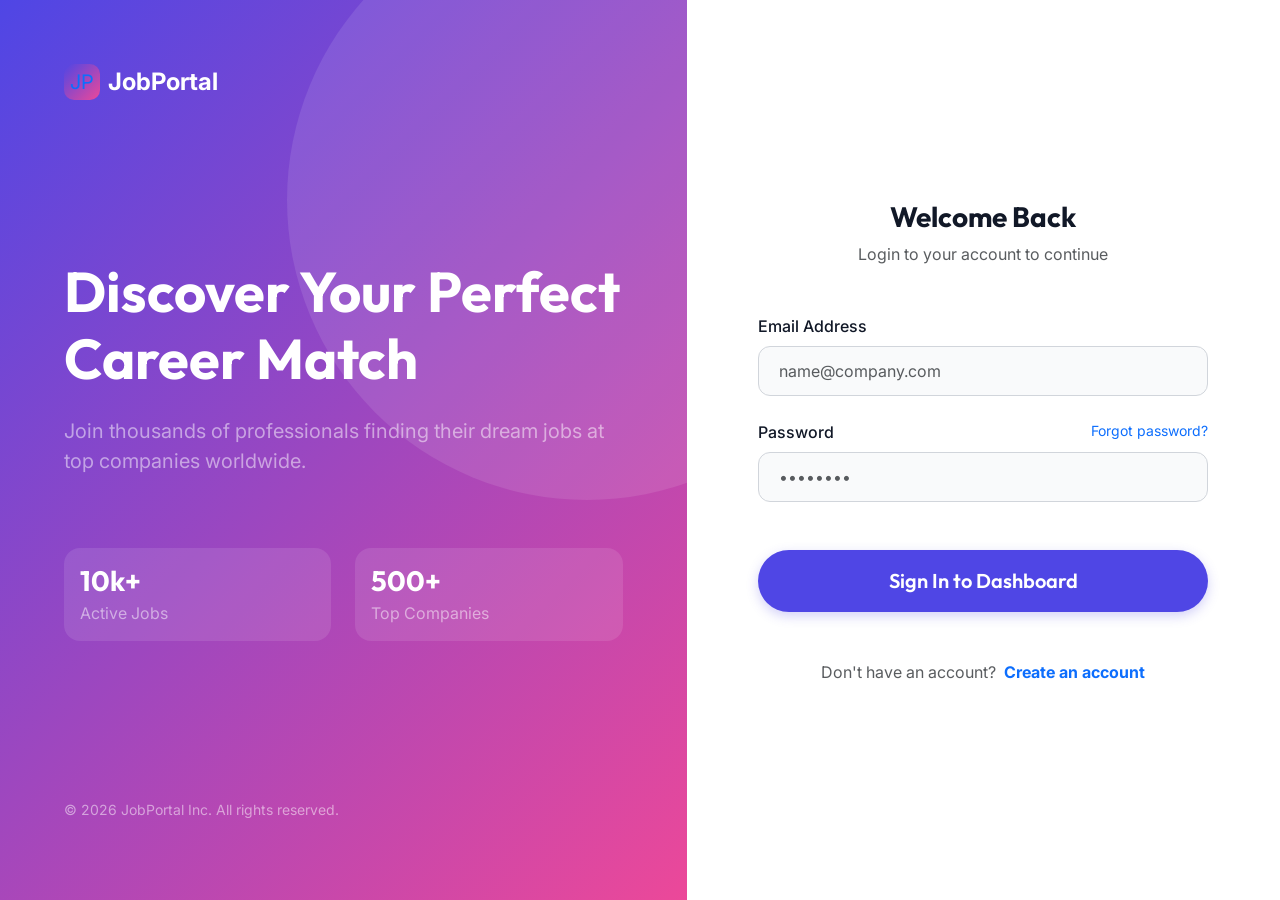
<file: src/main/resources/static/index.html>
<!DOCTYPE html>
<html lang="en">
<head>
    <meta charset="UTF-8">
    <meta name="viewport" content="width=device-width, initial-scale=1.0">
    <title>Discover Your Perfect Career Match - JobPortal</title>
    <!-- Bootstrap CSS -->
    <link href="https://cdn.jsdelivr.net/npm/bootstrap@5.3.0/dist/css/bootstrap.min.css" rel="stylesheet">
    <!-- Custom CSS -->
    <link href="css/styles.css" rel="stylesheet">
</head>
<body class="bg-light">

    <div class="split-screen">
        <!-- Left Side: Marketing -->
        <div class="split-left d-none d-lg-flex">
            <a href="#" class="brand text-white text-decoration-none d-flex align-items-center gap-2 mb-auto">
                <div class="brand-icon bg-white text-primary">JP</div>
                <span class="fs-4 fw-bold">JobPortal</span>
            </a>
            
            <div class="my-auto position-relative z-1">
                <h1 class="display-4 fw-bold text-white mb-4">Discover Your Perfect Career Match</h1>
                <p class="fs-5 text-white-50 mb-5">Join thousands of professionals finding their dream jobs at top companies worldwide.</p>
                
                <div class="row g-4 mt-4">
                    <div class="col-6">
                        <div class="p-3 bg-white bg-opacity-10 rounded-4 glass-panel border-0">
                            <h3 class="fw-bold text-white mb-1">10k+</h3>
                            <p class="text-white-50 mb-0">Active Jobs</p>
                        </div>
                    </div>
                    <div class="col-6">
                        <div class="p-3 bg-white bg-opacity-10 rounded-4 glass-panel border-0">
                            <h3 class="fw-bold text-white mb-1">500+</h3>
                            <p class="text-white-50 mb-0">Top Companies</p>
                        </div>
                    </div>
                </div>
            </div>
            
            <div class="mt-auto position-relative z-1">
                <p class="text-white-50 small">&copy; 2026 JobPortal Inc. All rights reserved.</p>
            </div>
        </div>

        <!-- Right Side: Auth -->
        <div class="split-right">
            <div class="auth-form-container">
                <div class="text-center mb-5 d-lg-none">
                    <div class="brand-icon mx-auto mb-3">JP</div>
                    <h2 class="fw-bold">JobPortal</h2>
                </div>

                <div class="text-center mb-5">
                    <h3 class="fw-bold">Welcome Back</h3>
                    <p class="text-muted">Login to your account to continue</p>
                </div>
                
                <form id="loginForm">
                    <div class="mb-4">
                        <label for="email" class="form-label">Email Address</label>
                        <input type="email" class="form-control form-control-modern" id="email" placeholder="name@company.com" required>
                    </div>
                    <div class="mb-5">
                        <div class="d-flex justify-content-between">
                            <label for="password" class="form-label">Password</label>
                            <a href="#" class="text-primary text-decoration-none small" data-bs-toggle="modal" data-bs-target="#forgotPasswordModal">Forgot password?</a>
                        </div>
                        <input type="password" class="form-control form-control-modern" id="password" placeholder="••••••••" required>
                    </div>
                    <button type="submit" class="btn btn-modern btn-primary-custom w-100 py-3 fs-5">Sign In to Dashboard</button>
                </form>
                
                <div class="text-center mt-5">
                    <p class="text-muted">Don't have an account? 
                        <a href="#" class="text-primary fw-bold text-decoration-none ms-1" data-bs-toggle="modal" data-bs-target="#registerModal">Create an account</a>
                    </p>
                </div>
            </div>
        </div>
    </div>

    <!-- Register Modal -->
    <div class="modal fade" id="registerModal" tabindex="-1" aria-hidden="true">
      <div class="modal-dialog modal-dialog-centered">
        <div class="modal-content border-0 shadow-lg rounded-5">
          <div class="modal-header border-0 p-4 pb-0">
            <h4 class="modal-title fw-bold">Create Account</h4>
            <button type="button" class="btn-close" data-bs-dismiss="modal" aria-label="Close"></button>
          </div>
          <div class="modal-body p-4 pt-3">
            <form id="registerForm">
              <div class="mb-3">
                <label for="regName" class="form-label">Full Name / Company Name</label>
                <input type="text" class="form-control form-control-modern" id="regName" required>
              </div>
              <div class="mb-3">
                <label for="regEmail" class="form-label">Email address</label>
                <input type="email" class="form-control form-control-modern" id="regEmail" required>
              </div>
              <div class="mb-3">
                <label for="regPassword" class="form-label">Password</label>
                <input type="password" class="form-control form-control-modern" id="regPassword" required>
              </div>
              <div class="mb-3">
                <label for="regRole" class="form-label">I am a...</label>
                <select class="form-select form-control-modern" id="regRole">
                  <option value="SEEKER">Job Seeker</option>
                  <option value="COMPANY">Company</option>
                </select>
              </div>
              <!-- Extra fields for Seeker -->
              <div id="seekerFields">
                  <div class="mb-4">
                    <label for="regSkills" class="form-label">Skills (comma separated)</label>
                    <input type="text" class="form-control form-control-modern" id="regSkills" placeholder="e.g., UI/UX, React, Figma">
                  </div>
              </div>
              <button type="submit" class="btn btn-modern btn-primary-custom w-100 py-3 mt-2">Register Now</button>
            </form>
          </div>
        </div>
      </div>
    </div>

    <!-- Forgot Password Modal -->
    <div class="modal fade" id="forgotPasswordModal" tabindex="-1" aria-hidden="true">
      <div class="modal-dialog modal-dialog-centered">
        <div class="modal-content border-0 shadow-lg rounded-5">
          <div class="modal-header border-0 p-4 pb-0">
            <h4 class="modal-title fw-bold">Reset Password</h4>
            <button type="button" class="btn-close" data-bs-dismiss="modal" aria-label="Close"></button>
          </div>
          <div class="modal-body p-4 pt-3">
            <p class="text-muted mb-4">Enter your email address and we'll send you a link to reset your password.</p>
            <form id="forgotPasswordForm">
              <div class="mb-4">
                <label for="resetEmail" class="form-label">Email address</label>
                <input type="email" class="form-control form-control-modern" id="resetEmail" placeholder="name@company.com" required>
              </div>
              <button type="submit" class="btn btn-modern btn-primary-custom w-100 py-3 mt-2">Send Reset Link</button>
            </form>
          </div>
        </div>
      </div>
    </div>

    <!-- Scripts -->
    <script src="https://cdn.jsdelivr.net/npm/bootstrap@5.3.0/dist/js/bootstrap.bundle.min.js"></script>
    <script src="js/app.js"></script>
</body>
</html>
</file>
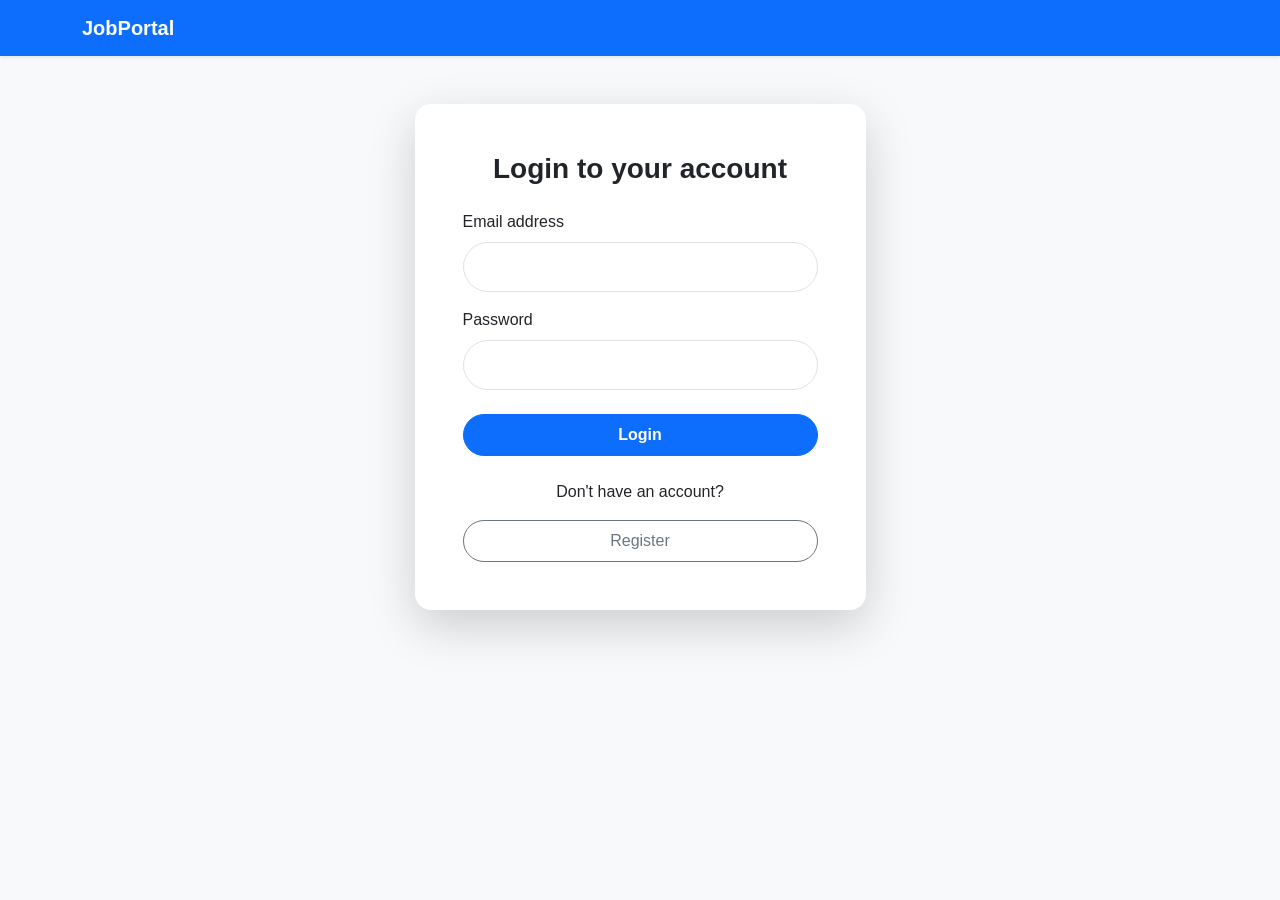
<file: bin/src/main/resources/static/index.html>
<!DOCTYPE html>
<html lang="en">
<head>
    <meta charset="UTF-8">
    <meta name="viewport" content="width=device-width, initial-scale=1.0">
    <title>Online Job Portal</title>
    <!-- Bootstrap CSS -->
    <link href="https://cdn.jsdelivr.net/npm/bootstrap@5.3.0/dist/css/bootstrap.min.css" rel="stylesheet">
    <!-- Custom CSS -->
    <link href="css/styles.css" rel="stylesheet">
</head>
<body class="bg-light">
    
    <!-- Navbar -->
    <nav class="navbar navbar-expand-lg navbar-dark bg-primary shadow-sm">
        <div class="container">
            <a class="navbar-brand fw-bold" href="#">JobPortal</a>
        </div>
    </nav>

    <!-- Main Content -->
    <div class="container mt-5">
        <div class="row justify-content-center">
            <div class="col-md-5">
                <div class="card shadow-lg border-0 rounded-4">
                    <div class="card-body p-5">
                        <h3 class="text-center mb-4 fw-bold">Login to your account</h3>
                        
                        <form id="loginForm">
                            <div class="mb-3">
                                <label for="email" class="form-label">Email address</label>
                                <input type="email" class="form-control rounded-pill" id="email" required>
                            </div>
                            <div class="mb-4">
                                <label for="password" class="form-label">Password</label>
                                <input type="password" class="form-control rounded-pill" id="password" required>
                            </div>
                            <button type="submit" class="btn btn-primary w-100 rounded-pill py-2 fw-bold">Login</button>
                        </form>
                        
                        <div class="text-center mt-4">
                            <p>Don't have an account?</p>
                            <button class="btn btn-outline-secondary rounded-pill w-100" data-bs-toggle="modal" data-bs-target="#registerModal">Register</button>
                        </div>
                    </div>
                </div>
            </div>
        </div>
    </div>

    <!-- Register Modal -->
    <div class="modal fade" id="registerModal" tabindex="-1" aria-labelledby="registerModalLabel" aria-hidden="true">
      <div class="modal-dialog">
        <div class="modal-content border-0 shadow rounded-4">
          <div class="modal-header bg-primary text-white rounded-top-4">
            <h5 class="modal-title" id="registerModalLabel">Register</h5>
            <button type="button" class="btn-close btn-close-white" data-bs-dismiss="modal" aria-label="Close"></button>
          </div>
          <div class="modal-body p-4">
            <form id="registerForm">
              <div class="mb-3">
                <label for="regName" class="form-label">Full Name / Company Name</label>
                <input type="text" class="form-control" id="regName" required>
              </div>
              <div class="mb-3">
                <label for="regEmail" class="form-label">Email address</label>
                <input type="email" class="form-control" id="regEmail" required>
              </div>
              <div class="mb-3">
                <label for="regPassword" class="form-label">Password</label>
                <input type="password" class="form-control" id="regPassword" required>
              </div>
              <div class="mb-3">
                <label for="regRole" class="form-label">I am a...</label>
                <select class="form-select" id="regRole">
                  <option value="SEEKER">Job Seeker</option>
                  <option value="HR">HR Professional</option>
                  <option value="COMPANY">Company</option>
                </select>
              </div>
              <!-- Extra fields for Seeker -->
              <div id="seekerFields">
                  <div class="mb-3">
                    <label for="regSkills" class="form-label">Skills (comma separated)</label>
                    <input type="text" class="form-control" id="regSkills" placeholder="e.g., Java, React, SQL">
                  </div>
              </div>
              <button type="submit" class="btn btn-primary w-100 mt-3 rounded-pill py-2">Create Account</button>
            </form>
          </div>
        </div>
      </div>
    </div>

    <!-- Scripts -->
    <script src="https://cdn.jsdelivr.net/npm/bootstrap@5.3.0/dist/js/bootstrap.bundle.min.js"></script>
    <script src="js/app.js"></script>
</body>
</html>
</file>
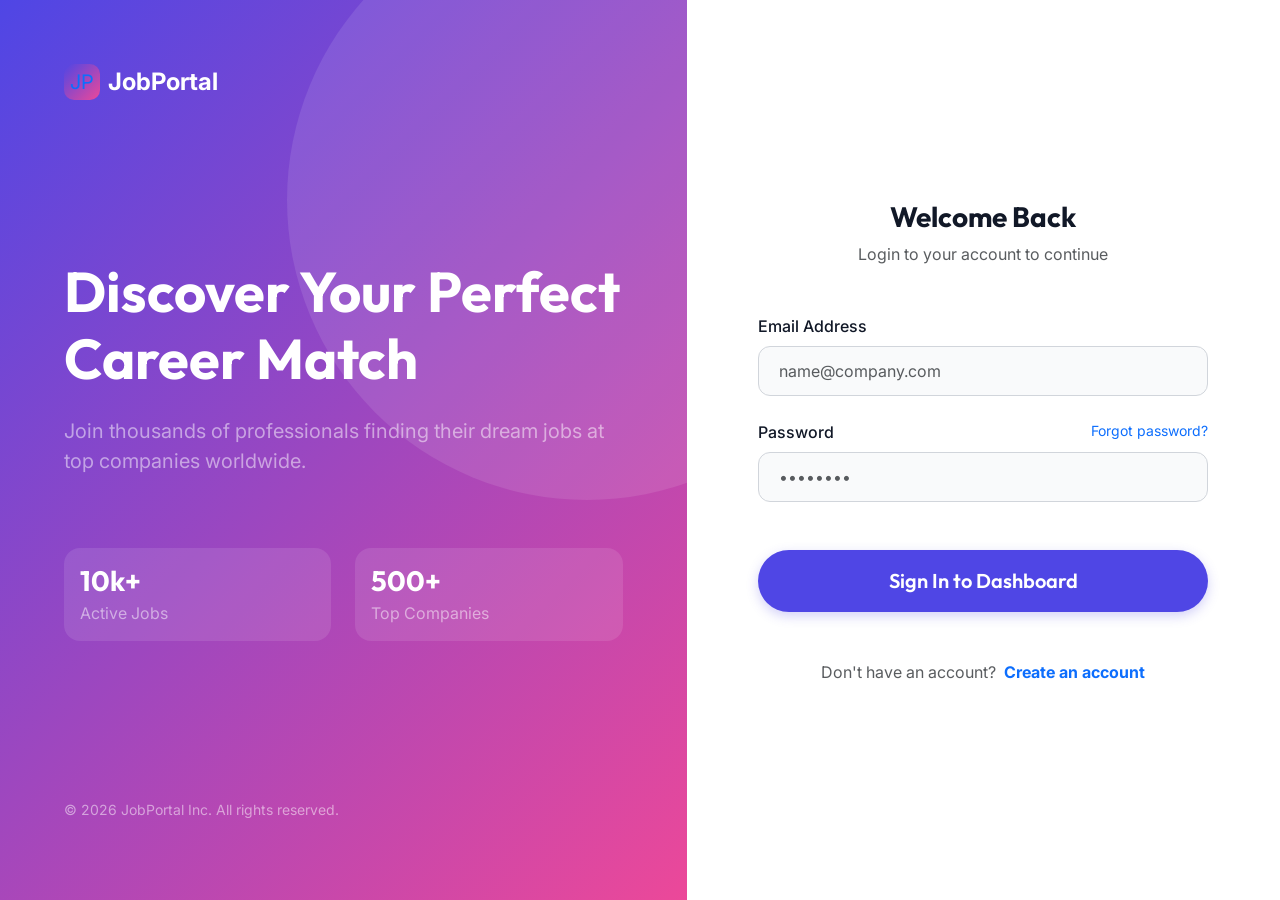
<file: src/main/resources/static/company.html>
<!DOCTYPE html>
<html lang="en">
<head>
    <meta charset="UTF-8">
    <meta name="viewport" content="width=device-width, initial-scale=1.0">
    <title>Company Dashboard - JobPortal</title>
    <!-- Bootstrap CSS -->
    <link href="https://cdn.jsdelivr.net/npm/bootstrap@5.3.0/dist/css/bootstrap.min.css" rel="stylesheet">
    <!-- Custom CSS -->
    <link href="css/styles.css" rel="stylesheet">
</head>
<body>

    <div class="app-layout">
        <!-- Sidebar -->
        <nav class="sidebar sidebar-dark">
            <a href="#" class="brand text-decoration-none">
                <div class="brand-icon">
                    <i class="fas fa-building text-white fs-5"></i>
                </div>
                <span>JobPortal Company</span>
            </a>
            
            <ul class="sidebar-nav mt-4">
                <li><a href="#" class="active" onclick="switchCompanyTab('dashboard', event)"><i class="fas fa-th-large me-2"></i> Dashboard</a></li>
                <li><a href="#" onclick="switchCompanyTab('candidates', event)"><i class="fas fa-users me-2"></i> Candidates</a></li>
                <li><a href="#" onclick="switchCompanyTab('jobs', event)"><i class="fas fa-briefcase me-2"></i> Jobs</a></li>
                <li><a href="#" onclick="switchCompanyTab('schedule', event)"><i class="fas fa-calendar-alt me-2"></i> Schedule</a></li>
                <li><a href="#" onclick="switchCompanyTab('profile', event)"><i class="fas fa-user me-2"></i> Profile</a></li>
            </ul>

            <div class="sidebar-bottom">
                <ul class="sidebar-nav">
                    <li><a href="#" onclick="switchCompanyTab('settings', event)"><i class="fas fa-cog me-2"></i> Settings</a></li>
                    <li><a href="#" onclick="logout()" class="text-danger"><i class="fas fa-sign-out-alt me-2"></i> Logout</a></li>
                </ul>
            </div>
        </nav>

        <!-- Main Content -->
        <main class="main-content">
            <!-- Topbar -->
            <div class="topbar">
                <div class="topbar-search d-none d-md-block d-flex align-items-center">
                    <i class="fas fa-search"></i>
                    <input type="text" id="globalCandidateSearchInput" placeholder="Search candidate by name or skill..." onkeypress="if(event.key === 'Enter') handleCompanySearch()">
                </div>

                
                <div class="d-flex align-items-center gap-3">
                    <button class="btn btn-primary-custom btn-modern me-3" data-bs-toggle="modal" data-bs-target="#postJobModal">
                        <i class="fas fa-plus"></i> Create Job
                    </button>
                    <div class="dropdown">
                        <button class="btn btn-light rounded-circle p-2 position-relative" data-bs-toggle="dropdown" aria-expanded="false" id="notificationBell">
                            <i class="fas fa-bell text-muted"></i>
                            <span class="position-absolute top-0 start-100 translate-middle p-1 bg-danger border border-light rounded-circle" id="notificationBadge" style="display: none;"></span>
                        </button>
                        <div class="dropdown-menu dropdown-menu-end p-0 border-0 shadow-lg" style="width: 320px; border-radius: var(--radius-md); overflow: hidden; margin-top: 10px; z-index: 1050;">
                            <div class="p-3 bg-primary text-white d-flex justify-content-between align-items-center">
                                <h6 class="m-0 fw-bold"><i class="fas fa-bell me-2"></i> Notifications</h6>
                                <span class="badge bg-white text-primary rounded-pill small" id="notificationCount">0 New</span>
                            </div>
                            <div id="notificationList" class="d-flex flex-column" style="max-height: 300px; overflow-y: auto; background: white;">
                                <div class="p-4 text-center text-muted small"><i class="fas fa-bell-slash d-block fs-3 mb-2 text-light"></i>No notifications yet</div>
                            </div>
                            <div class="p-2 border-top bg-light text-center">
                                <a href="#" class="text-decoration-none small fw-semibold text-primary" onclick="markAllNotificationsRead(event)">Mark all as read</a>
                            </div>
                        </div>
                    </div>
                    <div class="user-profile-badge" style="cursor: pointer;" onclick="switchCompanyTab('profile', event)">
                        <div class="avatar" id="userAvatar">C</div>
                        <span class="fw-semibold me-2" id="userGreeting">Company</span>
                    </div>
                </div>
            </div>

            <!-- Dashboard View -->
            <div id="companyDashboardView">
                <!-- Metrics Row -->
                <div class="metric-row" id="hrMetricsRow">
                    <div class="metric-card">
                        <div class="metric-icon blue"><i class="fas fa-users"></i></div>
                        <div class="metric-info">
                            <h5>Total Candidates</h5>
                            <h3 id="metric-total-candidates">0</h3>
                            <p class="text-muted small m-0 mt-1">Across all jobs</p>
                        </div>
                    </div>
                    <div class="metric-card">
                        <div class="metric-icon purple" style="background: #F3E8FF; color: #6B21A8;"><i class="fas fa-user-plus"></i></div>
                        <div class="metric-info">
                            <h5>New Candidates</h5>
                            <h3 id="metric-new-candidates">0</h3>
                            <p class="text-muted small m-0 mt-1">Status: Applied</p>
                        </div>
                    </div>
                    <div class="metric-card">
                        <div class="metric-icon orange"><i class="fas fa-calendar-check"></i></div>
                        <div class="metric-info">
                            <h5>Upcoming Interview</h5>
                            <h3 id="metric-interviews">0</h3>
                            <p class="text-muted small m-0 mt-1">Status: Interview</p>
                        </div>
                    </div>
                    <div class="metric-card">
                        <div class="metric-icon green"><i class="fas fa-user-check"></i></div>
                        <div class="metric-info">
                            <h5>Candidate Hired</h5>
                            <h3 id="metric-hired">0</h3>
                            <p class="text-muted small m-0 mt-1">Status: Offer</p>
                        </div>
                    </div>
                </div>

                <div class="row g-4" id="companyMainContentRow">
                    <!-- Left Column: Jobs List -->
                    <div class="col-xl-4 col-lg-5" id="companyJobsCol">
                        <div class="card-modern">
                            <div class="card-header-modern">
                                <h4 class="card-title-modern fw-bold">Active Jobs</h4>
                            </div>
                            <div id="companyJobsList" class="d-flex flex-column gap-3">
                                <!-- Jobs populated by JS -->
                                <p class="text-muted small">Loading jobs...</p>
                            </div>
                        </div>
                    </div>

                    <!-- Right Column: ATS -->
                    <div class="col-xl-8 col-lg-7" id="companyAtsCol">
                        <div class="card-modern h-100">
                            <div class="card-header-modern mb-2">
                                <div>
                                    <h4 class="card-title-modern fw-bold" id="atsTitle">Applicant Tracking System</h4>
                                    <p class="text-muted small m-0 mt-1" id="atsDesc">Select a job to view applicants.</p>
                                </div>
                            </div>

                            <div class="table-responsive-custom">
                                <table class="table table-modern">
                                    <thead>
                                        <tr>
                                            <th>Applicant Name</th>
                                            <th>Match Score</th>
                                            <th>Skills</th>
                                            <th>Status</th>
                                            <th>Action</th>
                                        </tr>
                                    </thead>
                                    <tbody id="atsTableBody">
                                        <tr>
                                            <td colspan="5" class="text-center py-5 text-muted">
                                                <i class="fas fa-inbox fs-1 mb-3 text-light"></i>
                                                <p>Select a job from the left to view applicants</p>
                                            </td>
                                        </tr>
                                    </tbody>
                                </table>
                            </div>
                        </div>
                    </div>
                </div>
            </div>

            <!-- Profile View -->
            <div id="companyProfileView" style="display: none;">
                <div class="card-modern mx-auto p-4" style="max-width: 600px;">
                    <div class="d-flex align-items-center gap-3 mb-4">
                        <div class="avatar bg-primary text-white fs-3 d-flex align-items-center justify-content-center" id="companyProfileAvatar" style="width: 60px; height: 60px; border-radius: 50%;">C</div>
                        <div>
                            <h4 class="fw-bold m-0" id="companyProfileNameHeader">Acme Corp</h4>
                            <p class="text-muted m-0" id="companyProfileRoleHeader">Company Account</p>
                        </div>
                    </div>
                    
                    <form id="companyProfileForm">
                        <div class="mb-3">
                            <label for="companyProfileName" class="form-label fw-semibold">Company Name</label>
                            <input type="text" class="form-control form-control-modern" id="companyProfileName" required>
                        </div>
                        <div class="mb-3">
                            <label for="companyProfileEmail" class="form-label fw-semibold">Contact Email</label>
                            <input type="email" class="form-control form-control-modern" id="companyProfileEmail" required>
                        </div>

                        <button type="submit" class="btn btn-modern btn-primary-custom w-100 py-3">Save Profile Changes</button>
                    </form>
                </div>
            </div>

            <!-- Settings View -->
            <div id="companySettingsView" style="display: none;">
                <div class="card-modern mx-auto p-4" style="max-width: 600px;">
                    <h4 class="fw-bold mb-3"><i class="fas fa-cog me-2 text-primary"></i> Account Settings</h4>
                    <p class="text-muted small mb-4">Manage your preferences, portal themes, and local session caches.</p>
                    
                    <!-- Theme Selector Section -->
                    <div class="mb-4 pb-4 border-bottom">
                        <h6 class="fw-bold mb-2">Portal Interface Theme</h6>
                        <p class="text-muted small mb-3">Choose an interface style that matches your style.</p>
                        <div class="d-flex gap-3">
                            <button class="btn btn-modern btn-outline-primary-custom flex-fill active" id="theme-light-btn" onclick="setPortalTheme('light')">
                                <i class="fas fa-sun me-1"></i> Vibrant Light
                            </button>
                            <button class="btn btn-modern btn-outline-primary-custom flex-fill" id="theme-dark-btn" onclick="setPortalTheme('dark')">
                                <i class="fas fa-moon me-1"></i> Sleek Dark
                            </button>
                            <button class="btn btn-modern btn-outline-primary-custom flex-fill" id="theme-glass-btn" onclick="setPortalTheme('glass')">
                                <i class="fas fa-eye me-1"></i> Glassmorphism
                            </button>
                        </div>
                    </div>

                    <!-- Notification Toggles -->
                    <div class="mb-4 pb-4 border-bottom">
                        <h6 class="fw-bold mb-3">Mock Notifications Control</h6>
                        <div class="form-check form-switch mb-3">
                            <input class="form-check-input" type="checkbox" id="mockEmailNotify" checked>
                            <label class="form-check-label fw-medium text-dark" for="mockEmailNotify">Email Alerts on Candidate Apply</label>
                            <div class="text-muted small">Send instant summaries to your contact email when candidates apply to active jobs.</div>
                        </div>
                        <div class="form-check form-switch">
                            <input class="form-check-input" type="checkbox" id="mockSystemNotify" checked>
                            <label class="form-check-label fw-medium text-dark" for="mockSystemNotify">Real-time Push Badges</label>
                            <div class="text-muted small">Show immediate updates and sound indicators on application changes.</div>
                        </div>
                    </div>

                    <!-- Cache Purge -->
                    <div>
                        <h6 class="fw-bold text-danger mb-2">Data Management & Reset</h6>
                        <p class="text-muted small mb-3">If the server has restarted or you want to wipe all local browser database mappings, click below.</p>
                        <button class="btn btn-modern btn-outline-danger w-100 py-3" onclick="resetPortalCache()">
                            <i class="fas fa-trash-alt me-1"></i> Purge & Reset Browser Cache
                        </button>
                    </div>
                </div>
            </div>
        </main>
    </div>

    <!-- Post Job Modal -->
    <div class="modal fade" id="postJobModal" tabindex="-1">
      <div class="modal-dialog modal-dialog-centered">
        <div class="modal-content border-0 shadow-lg rounded-4">
          <div class="modal-header border-0 p-4 pb-0">
            <h4 class="modal-title fw-bold">Post a New Job</h4>
            <button type="button" class="btn-close" data-bs-dismiss="modal"></button>
          </div>
          <div class="modal-body p-4 pt-3">
            <form id="postJobForm">
              <div class="mb-3">
                <label for="jobTitle" class="form-label">Job Title</label>
                <input type="text" class="form-control form-control-modern" id="jobTitle" placeholder="e.g. Senior Frontend Developer" required>
              </div>
              <div class="mb-3">
                <label for="jobLocation" class="form-label">Location</label>
                <input type="text" class="form-control form-control-modern" id="jobLocation" placeholder="e.g. New York, NY or Remote" required>
              </div>
              <div class="mb-3">
                <label for="jobDesc" class="form-label">Job Description</label>
                <textarea class="form-control form-control-modern" id="jobDesc" rows="4" placeholder="Describe the responsibilities..." required></textarea>
              </div>
              <div class="mb-4">
                <label for="reqSkills" class="form-label">Required Skills (comma separated)</label>
                <input type="text" class="form-control form-control-modern" id="reqSkills" placeholder="e.g., Java, React, SQL" required>
              </div>
              <button type="submit" class="btn btn-modern btn-primary-custom w-100 py-3">Publish Job</button>
            </form>
          </div>
        </div>
      </div>
    </div>

    <!-- Find Candidates Modal -->
    <div class="modal fade" id="findCandidatesModal" tabindex="-1">
      <div class="modal-dialog modal-lg modal-dialog-centered">
        <div class="modal-content border-0 shadow-lg rounded-4">
          <div class="modal-header border-0 p-4 pb-0">
            <h4 class="modal-title fw-bold" id="findCandidatesModalTitle">Find Candidates</h4>
            <button type="button" class="btn-close" data-bs-dismiss="modal"></button>
          </div>
          <div class="modal-body p-4 pt-3">
            <div class="topbar-search w-100 mb-4">
                <i class="fas fa-search"></i>
                <input type="text" id="modalCandidateSearchInput" placeholder="Search by name, skills...">
                <button class="btn btn-primary-custom position-absolute top-50 end-0 translate-middle-y me-1 rounded-pill" onclick="executeGlobalCandidateSearch()" style="padding: 0.4rem 1.25rem;">Search</button>
            </div>
            
            <div class="table-responsive-custom">
                <table class="table table-modern">
                    <thead>
                        <tr>
                            <th>Candidate Name</th>
                            <th>Email</th>
                            <th>Skills</th>
                            <th>Action</th>
                        </tr>
                    </thead>
                    <tbody id="globalCandidateSearchResults">
                        <tr>
                            <td colspan="4" class="text-center py-4 text-muted">Enter search criteria to find candidates</td>
                        </tr>
                    </tbody>
                </table>
            </div>
          </div>
        </div>
      </div>
    </div>

    <!-- Scripts -->
    <script src="https://cdn.jsdelivr.net/npm/bootstrap@5.3.0/dist/js/bootstrap.bundle.min.js"></script>
    <script src="js/app.js"></script>
    <script>
        document.addEventListener('DOMContentLoaded', () => {
            initCompanyDashboard();
        });
    </script>
</body>
</html>
</file>
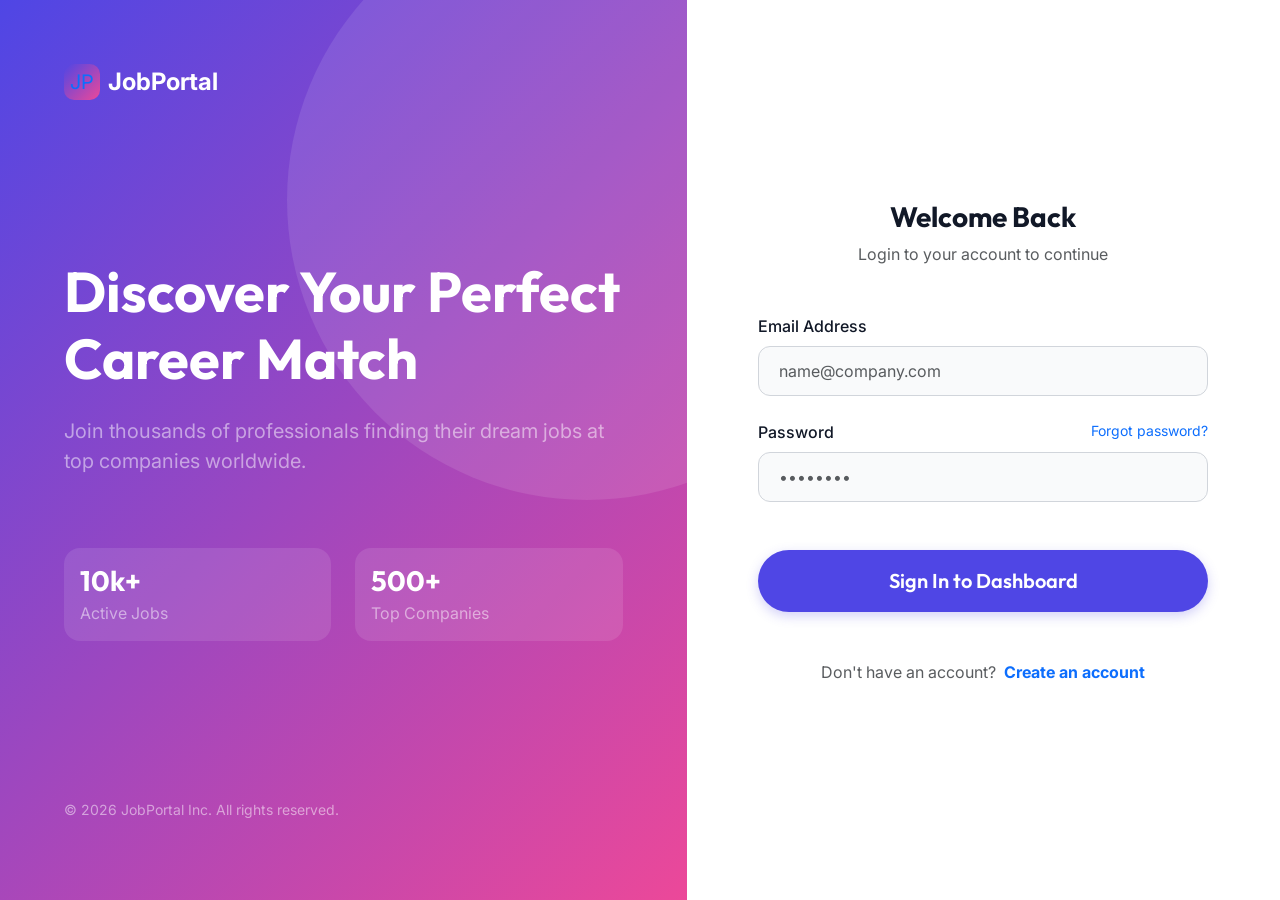
<file: src/main/resources/static/seeker.html>
<!DOCTYPE html>
<html lang="en">
<head>
    <meta charset="UTF-8">
    <meta name="viewport" content="width=device-width, initial-scale=1.0">
    <title>Seeker Dashboard - JobPortal</title>
    <!-- Bootstrap CSS -->
    <link href="https://cdn.jsdelivr.net/npm/bootstrap@5.3.0/dist/css/bootstrap.min.css" rel="stylesheet">
    <!-- Custom CSS -->
    <link href="css/styles.css" rel="stylesheet">
</head>
<body>

    <div class="app-layout">
        <!-- Sidebar -->
        <nav class="sidebar sidebar-light">
            <a href="#" class="brand">
                <div class="brand-icon">JP</div>
                <span>JobPortal</span>
            </a>
            
            <ul class="sidebar-nav">
                <li><a href="#" class="active" onclick="switchSeekerTab('dashboard', event)"><i class="fas fa-home me-2"></i> Dashboard</a></li>
                <li><a href="#" onclick="switchSeekerTab('find', event)"><i class="fas fa-briefcase me-2"></i> Find Jobs</a></li>
                <li><a href="#" onclick="switchSeekerTab('saved', event)"><i class="fas fa-heart me-2"></i> Saved Jobs</a></li>
                <li><a href="#" onclick="switchSeekerTab('applications', event)"><i class="fas fa-file-alt me-2"></i> My Applications</a></li>
                <li><a href="#" onclick="switchSeekerTab('profile', event)"><i class="fas fa-user me-2"></i> Profile</a></li>
            </ul>

            <div class="sidebar-bottom">
                <ul class="sidebar-nav">
                    <li><a href="#" onclick="switchSeekerTab('settings', event)"><i class="fas fa-cog me-2"></i> Settings</a></li>
                    <li><a href="#" onclick="logout()" class="text-danger"><i class="fas fa-sign-out-alt me-2"></i> Logout</a></li>
                </ul>
            </div>
        </nav>

        <!-- Main Content -->
        <main class="main-content">
            <!-- Topbar -->
            <div class="topbar">
                <div class="topbar-search d-none d-md-block">
                    <i class="fas fa-search"></i>
                    <input type="text" id="jobSearchInput" placeholder="Search jobs, skills or companies..." oninput="searchJobs()">
                </div>
                
                <div class="d-flex align-items-center gap-3">
                    <div class="dropdown">
                        <button class="btn btn-light rounded-circle p-2 position-relative" data-bs-toggle="dropdown" aria-expanded="false" id="notificationBell">
                            <i class="fas fa-bell text-muted"></i>
                            <span class="position-absolute top-0 start-100 translate-middle p-1 bg-danger border border-light rounded-circle" id="notificationBadge" style="display: none;"></span>
                        </button>
                        <div class="dropdown-menu dropdown-menu-end p-0 border-0 shadow-lg" style="width: 320px; border-radius: var(--radius-md); overflow: hidden; margin-top: 10px; z-index: 1050;">
                            <div class="p-3 bg-primary text-white d-flex justify-content-between align-items-center">
                                <h6 class="m-0 fw-bold"><i class="fas fa-bell me-2"></i> Notifications</h6>
                                <span class="badge bg-white text-primary rounded-pill small" id="notificationCount">0 New</span>
                            </div>
                            <div id="notificationList" class="d-flex flex-column" style="max-height: 300px; overflow-y: auto; background: white;">
                                <div class="p-4 text-center text-muted small"><i class="fas fa-bell-slash d-block fs-3 mb-2 text-light"></i>No notifications yet</div>
                            </div>
                            <div class="p-2 border-top bg-light text-center">
                                <a href="#" class="text-decoration-none small fw-semibold text-primary" onclick="markAllNotificationsRead(event)">Mark all as read</a>
                            </div>
                        </div>
                    </div>
                    <div class="user-profile-badge" style="cursor: pointer;" onclick="switchSeekerTab('profile', event)">
                        <div class="avatar" id="userAvatar">U</div>
                        <span class="fw-semibold me-2" id="userGreeting">User</span>
                    </div>
                </div>
            </div>

            <!-- Dashboard View (Metrics, Banner, and Main Row) -->
            <div id="seekerDashboardView">
                <!-- Metrics Row -->
                <div class="metric-row">
                    <div class="metric-card">
                        <div class="metric-icon blue"><i class="fas fa-check-circle"></i></div>
                        <div class="metric-info">
                            <h5>Job Applied</h5>
                            <h3 id="metric-applied">0</h3>
                        </div>
                    </div>
                    <div class="metric-card">
                        <div class="metric-icon orange"><i class="fas fa-bookmark"></i></div>
                        <div class="metric-info">
                            <h5>Saved Jobs</h5>
                            <h3 id="metric-saved">0</h3>
                        </div>
                    </div>
                    <div class="metric-card">
                        <div class="metric-icon green"><i class="fas fa-envelope-open-text"></i></div>
                        <div class="metric-info">
                            <h5>Job Offers</h5>
                            <h3 id="metric-offers">0</h3>
                        </div>
                    </div>
                </div>

                <!-- Upgrade Banner -->
                <div id="proBannerContainer">
                    <div class="upgrade-banner">
                        <div class="upgrade-text d-flex align-items-center gap-3">
                            <div class="metric-icon" style="background: rgba(255,255,255,0.2); color: white;"><i class="fas fa-star"></i></div>
                            <div>
                                <h4>See jobs where you'd be a top applicant</h4>
                                <p>Try PRO free for 6 months and boost your visibility.</p>
                            </div>
                        </div>
                        <button class="btn btn-light fw-bold rounded-pill px-4 text-primary" onclick="openProModal()">GO PRO</button>
                    </div>
                </div>

                <div class="row g-4">
                    <div class="col-xl-8 col-lg-7">
                        <div class="d-flex justify-content-between align-items-center mb-4">
                            <h4 class="fw-bold m-0" id="mainJobGridTitle">Recommended For You</h4>
                            <button class="btn btn-outline-primary btn-sm rounded-pill px-3" onclick="switchSeekerTab('find', null)">View All</button>
                        </div>
                        
                        <!-- Jobs Grid -->
                        <div id="jobsList" class="job-grid">
                            <!-- Jobs will be populated here by JS -->
                            <div class="col-12"><p class="text-muted">Loading jobs...</p></div>
                        </div>
                    </div>

                    <div class="col-xl-4 col-lg-5" id="profileAndAppsSection">
                        <!-- Profile & Resume Section -->
                        <div class="card-modern">
                            <div class="card-header-modern">
                                <h4 class="card-title-modern fw-bold">My Resume</h4>
                            </div>
                            
                            <div id="resumeCardContent">
                                <div class="upload-area" onclick="document.getElementById('resumeFile').click()">
                                    <i class="fas fa-cloud-upload-alt upload-icon"></i>
                                    <h5 class="fw-bold">Upload Resume</h5>
                                    <p class="text-muted small mb-0">Drag & drop or click to browse</p>
                                    <p class="text-muted small mb-0">PDF, DOCX up to 5MB</p>
                                </div>
                            </div>
                            
                            <form id="resumeUploadForm" class="d-none">
                                <input type="file" id="resumeFile" onchange="uploadResume()" accept=".pdf,.doc,.docx">
                            </form>
                        </div>

                        <!-- Applications Section -->
                        <div class="card-modern mt-4">
                            <div class="card-header-modern">
                                <h4 class="card-title-modern fw-bold">Recent Applications</h4>
                            </div>
                            <div id="applicationsList" class="d-flex flex-column gap-3">
                                <!-- Applications will be populated here -->
                                <p class="text-muted small">Loading applications...</p>
                            </div>
                        </div>
                    </div>
                </div>
            </div>

            <!-- Profile View -->
            <div id="seekerProfileView" style="display: none;">
                <div class="card-modern mx-auto p-4" style="max-width: 600px;">
                    <div class="d-flex align-items-center gap-3 mb-4">
                        <div class="avatar bg-primary text-white fs-3 d-flex align-items-center justify-content-center" id="profileAvatar" style="width: 60px; height: 60px; border-radius: 50%;">U</div>
                        <div>
                            <h4 class="fw-bold m-0" id="profileNameHeader">John Doe</h4>
                            <p class="text-muted m-0" id="profileRoleHeader">Job Seeker</p>
                        </div>
                    </div>
                    
                    <form id="seekerProfileForm">
                        <div class="mb-3">
                            <label for="profileName" class="form-label fw-semibold">Full Name</label>
                            <input type="text" class="form-control form-control-modern" id="profileName" required>
                        </div>
                        <div class="mb-3">
                            <label for="profileEmail" class="form-label fw-semibold">Email Address</label>
                            <input type="email" class="form-control form-control-modern" id="profileEmail" required>
                        </div>

                        <div class="mb-4">
                            <label for="profileSkills" class="form-label fw-semibold">My Skills (comma separated)</label>
                            <input type="text" class="form-control form-control-modern" id="profileSkills" placeholder="e.g., Java, Spring, React">
                        </div>
                        <button type="submit" class="btn btn-modern btn-primary-custom w-100 py-3">Save Profile Changes</button>
                    </form>
                </div>
            <!-- Settings View -->
            <div id="seekerSettingsView" style="display: none;">
                <div class="card-modern mx-auto p-4" style="max-width: 600px;">
                    <h4 class="fw-bold mb-3"><i class="fas fa-cog me-2 text-primary"></i> Account Settings</h4>
                    <p class="text-muted small mb-4">Manage your preferences, portal themes, and local session caches.</p>
                    
                    <!-- Theme Selector Section -->
                    <div class="mb-4 pb-4 border-bottom">
                        <h6 class="fw-bold mb-2">Portal Interface Theme</h6>
                        <p class="text-muted small mb-3">Choose an interface style that matches your style.</p>
                        <div class="d-flex gap-3">
                            <button class="btn btn-modern btn-outline-primary-custom flex-fill active" id="theme-light-btn" onclick="setPortalTheme('light')">
                                <i class="fas fa-sun me-1"></i> Vibrant Light
                            </button>
                            <button class="btn btn-modern btn-outline-primary-custom flex-fill" id="theme-dark-btn" onclick="setPortalTheme('dark')">
                                <i class="fas fa-moon me-1"></i> Sleek Dark
                            </button>
                            <button class="btn btn-modern btn-outline-primary-custom flex-fill" id="theme-glass-btn" onclick="setPortalTheme('glass')">
                                <i class="fas fa-eye me-1"></i> Glassmorphism
                            </button>
                        </div>
                    </div>

                    <!-- Notification Toggles -->
                    <div class="mb-4 pb-4 border-bottom">
                        <h6 class="fw-bold mb-3">Mock Notifications Control</h6>
                        <div class="form-check form-switch mb-3">
                            <input class="form-check-input" type="checkbox" id="mockEmailNotify" checked>
                            <label class="form-check-label fw-medium text-dark" for="mockEmailNotify">Email Alerts on Job Match</label>
                            <div class="text-muted small">Send instant summaries to your registered email when skills match perfectly.</div>
                        </div>
                        <div class="form-check form-switch">
                            <input class="form-check-input" type="checkbox" id="mockSystemNotify" checked>
                            <label class="form-check-label fw-medium text-dark" for="mockSystemNotify">Real-time Push Badges</label>
                            <div class="text-muted small">Show immediate updates and sound indicators on application changes.</div>
                        </div>
                    </div>

                    <!-- Cache Purge -->
                    <div>
                        <h6 class="fw-bold text-danger mb-2">Data Management & Reset</h6>
                        <p class="text-muted small mb-3">If the server has restarted or you want to wipe all local browser database mappings, click below.</p>
                        <button class="btn btn-modern btn-outline-danger w-100 py-3" onclick="resetPortalCache()">
                            <i class="fas fa-trash-alt me-1"></i> Purge & Reset Browser Cache
                        </button>
                    </div>
                </div>
            </div>
        </main>
    </div>

    <!-- PRO Upgrade Modal -->
    <div class="modal fade" id="proUpgradeModal" tabindex="-1">
      <div class="modal-dialog modal-dialog-centered">
        <div class="modal-content border-0 shadow-lg rounded-4 overflow-hidden">
          <div class="modal-header border-0 p-4 pb-0 text-white" style="background: linear-gradient(135deg, #4F46E5, #EC4899); position: relative; height: 160px; display: flex; align-items: flex-end; padding-bottom: 20px !important;">
            <button type="button" class="btn-close btn-close-white position-absolute top-0 end-0 m-3" data-bs-dismiss="modal" aria-label="Close"></button>
            <div class="mb-3">
                <span class="badge bg-warning text-dark fw-bold mb-1" style="font-size: 0.7rem;">RECOMMENDED</span>
                <h3 class="modal-title fw-bold text-white mb-0">JobPortal <span class="fw-bold" style="color: #F59E0B;">PRO</span></h3>
                <p class="text-white-50 small mb-0">Boost your hiring opportunities immediately.</p>
            </div>
          </div>
          <div class="modal-body p-4">
            <div class="d-flex flex-column gap-3 mb-4">
                <div class="d-flex align-items-start gap-3">
                    <div class="bg-primary-subtle text-primary rounded-circle p-2 d-flex align-items-center justify-content-center" style="width: 36px; height: 36px; min-width: 36px;">
                        <i class="fas fa-star"></i>
                    </div>
                    <div>
                        <h6 class="fw-bold mb-1 text-dark">Top Applicant Highlighting</h6>
                        <p class="text-muted small mb-0">Get exclusive golden borders and a star badge next to your applications inside recruiter feeds.</p>
                    </div>
                </div>
                <div class="d-flex align-items-start gap-3">
                    <div class="bg-success-subtle text-success rounded-circle p-2 d-flex align-items-center justify-content-center" style="width: 36px; height: 36px; min-width: 36px;">
                        <i class="fas fa-filter"></i>
                    </div>
                    <div>
                        <h6 class="fw-bold mb-1 text-dark">Match Filter Controls</h6>
                        <p class="text-muted small mb-0">Activate top matching toggles to instantly filter jobs with 70%+ match scores.</p>
                    </div>
                </div>
                <div class="d-flex align-items-start gap-3">
                    <div class="bg-info-subtle text-info rounded-circle p-2 d-flex align-items-center justify-content-center" style="width: 36px; height: 36px; min-width: 36px;">
                        <i class="fas fa-bolt"></i>
                    </div>
                    <div>
                        <h6 class="fw-bold mb-1 text-dark">Priority Candidate Matching</h6>
                        <p class="text-muted small mb-0">Elevate your visibility score and be matched before standard applications are reviewed.</p>
                    </div>
                </div>
            </div>
            
            <div class="bg-light p-3 rounded-3 mb-4 text-center">
                <div class="fw-bold text-dark mb-1">JobPortal PRO Membership</div>
                <div class="text-muted small">6 Months Free Access &bull; Cancel anytime</div>
                <div class="fs-4 fw-bold text-primary mt-2">$0.00 <span class="fs-6 text-muted fw-normal">/ month</span></div>
            </div>

            <button class="btn btn-modern btn-primary-custom w-100 py-3 fw-bold" onclick="confirmProUpgrade()" style="background: linear-gradient(135deg, #4F46E5, #EC4899); border: none;">
                Unlock Free PRO Access
            </button>
          </div>
        </div>
      </div>
    </div>

    <!-- Scripts -->
    <script src="https://cdn.jsdelivr.net/npm/bootstrap@5.3.0/dist/js/bootstrap.bundle.min.js"></script>
    <script src="js/app.js"></script>
    <script>
        document.addEventListener('DOMContentLoaded', () => {
            initSeekerDashboard();
        });
    </script>
</body>
</html>
</file>
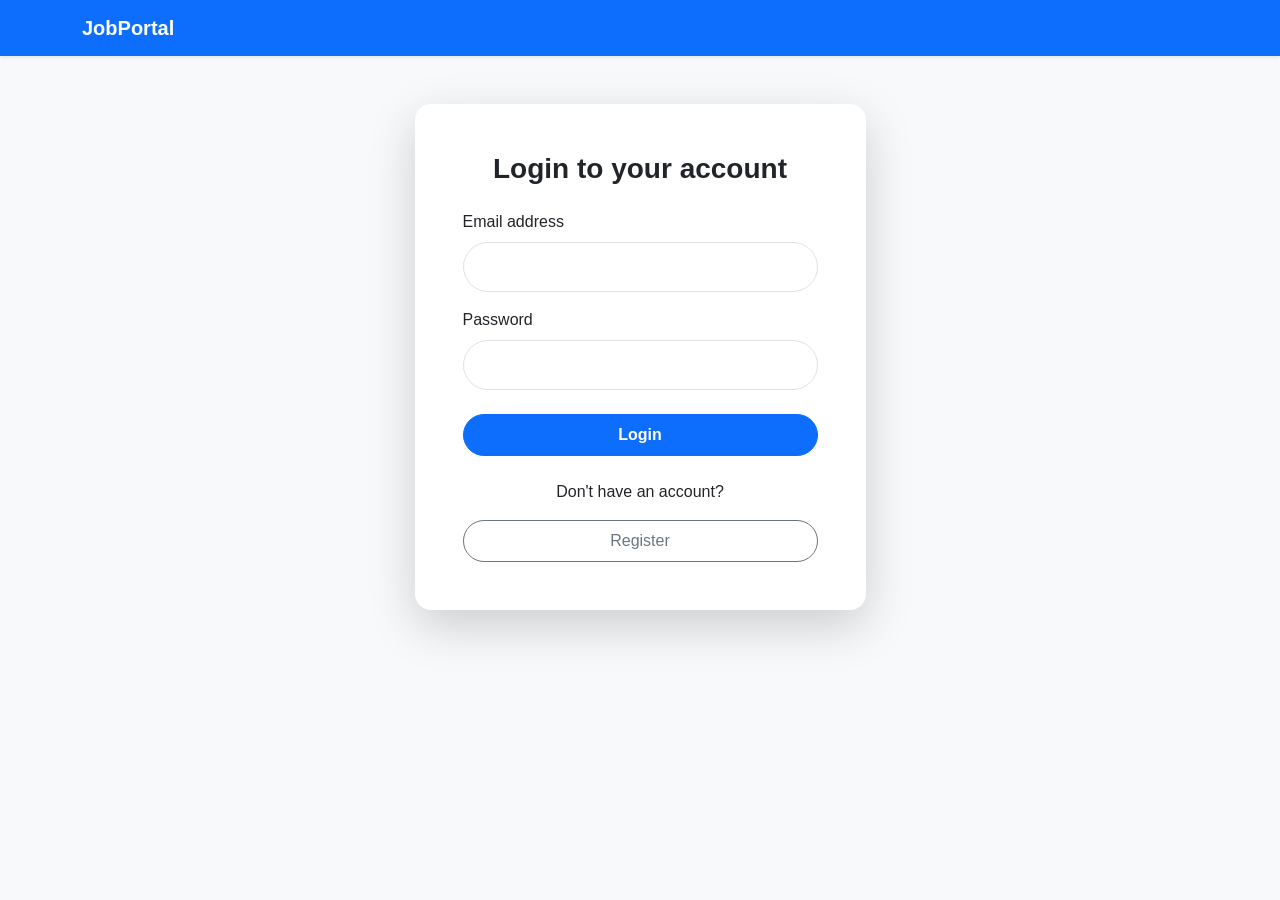
<file: bin/src/main/resources/static/hr.html>
<!DOCTYPE html>
<html lang="en">
<head>
    <meta charset="UTF-8">
    <meta name="viewport" content="width=device-width, initial-scale=1.0">
    <title>HR / Company Dashboard - Online Job Portal</title>
    <!-- Bootstrap CSS -->
    <link href="https://cdn.jsdelivr.net/npm/bootstrap@5.3.0/dist/css/bootstrap.min.css" rel="stylesheet">
    <link href="css/styles.css" rel="stylesheet">
</head>
<body class="bg-light">
    
    <nav class="navbar navbar-expand-lg navbar-dark bg-dark shadow-sm">
        <div class="container">
            <a class="navbar-brand fw-bold" href="#">JobPortal HR</a>
            <button class="navbar-toggler" type="button" data-bs-toggle="collapse" data-bs-target="#navbarNav">
                <span class="navbar-toggler-icon"></span>
            </button>
            <div class="collapse navbar-collapse" id="navbarNav">
                <ul class="navbar-nav ms-auto">
                    <li class="nav-item">
                        <span class="nav-link text-white" id="userGreeting"></span>
                    </li>
                    <li class="nav-item">
                        <a class="nav-link" href="#" onclick="logout()">Logout</a>
                    </li>
                </ul>
            </div>
        </div>
    </nav>

    <div class="container mt-5">
        <div class="row mb-4">
            <div class="col d-flex justify-content-between align-items-center">
                <h2 class="fw-bold">My Posted Jobs</h2>
                <button class="btn btn-primary rounded-pill fw-bold" data-bs-toggle="modal" data-bs-target="#postJobModal">+ Post New Job</button>
            </div>
        </div>

        <div class="row">
            <div class="col-md-4">
                <div class="list-group shadow-sm" id="hrJobsList">
                    <!-- List of posted jobs -->
                </div>
            </div>
            <div class="col-md-8">
                <div class="card shadow-sm border-0 rounded-4">
                    <div class="card-body">
                        <h4 class="fw-bold mb-3" id="atsTitle">Applicant Tracking System (ATS)</h4>
                        <p class="text-muted" id="atsDesc">Select a job to view applicants.</p>
                        
                        <div class="table-responsive">
                            <table class="table table-hover align-middle">
                                <thead>
                                    <tr>
                                        <th>Applicant Name</th>
                                        <th>Match Score</th>
                                        <th>Skills</th>
                                        <th>Status</th>
                                        <th>Action</th>
                                    </tr>
                                </thead>
                                <tbody id="atsTableBody">
                                    <!-- Applicants will be populated here -->
                                </tbody>
                            </table>
                        </div>
                    </div>
                </div>
            </div>
        </div>
    </div>

    <!-- Post Job Modal -->
    <div class="modal fade" id="postJobModal" tabindex="-1">
      <div class="modal-dialog">
        <div class="modal-content border-0 shadow rounded-4">
          <div class="modal-header bg-dark text-white rounded-top-4">
            <h5 class="modal-title">Post a New Job</h5>
            <button type="button" class="btn-close btn-close-white" data-bs-dismiss="modal" aria-label="Close"></button>
          </div>
          <div class="modal-body p-4">
            <form id="postJobForm">
              <div class="mb-3">
                <label for="jobTitle" class="form-label">Job Title</label>
                <input type="text" class="form-control" id="jobTitle" required>
              </div>
              <div class="mb-3">
                <label for="jobDesc" class="form-label">Job Description</label>
                <textarea class="form-control" id="jobDesc" rows="3" required></textarea>
              </div>
              <div class="mb-3">
                <label for="reqSkills" class="form-label">Required Skills (comma separated)</label>
                <input type="text" class="form-control" id="reqSkills" placeholder="e.g., Java, React, SQL" required>
              </div>
              <button type="submit" class="btn btn-dark w-100 mt-3 rounded-pill py-2">Post Job</button>
            </form>
          </div>
        </div>
      </div>
    </div>

    <!-- Scripts -->
    <script src="https://cdn.jsdelivr.net/npm/bootstrap@5.3.0/dist/js/bootstrap.bundle.min.js"></script>
    <script src="js/app.js"></script>
    <script>
        document.addEventListener('DOMContentLoaded', () => {
            initHrDashboard();
        });
    </script>
</body>
</html>
</file>
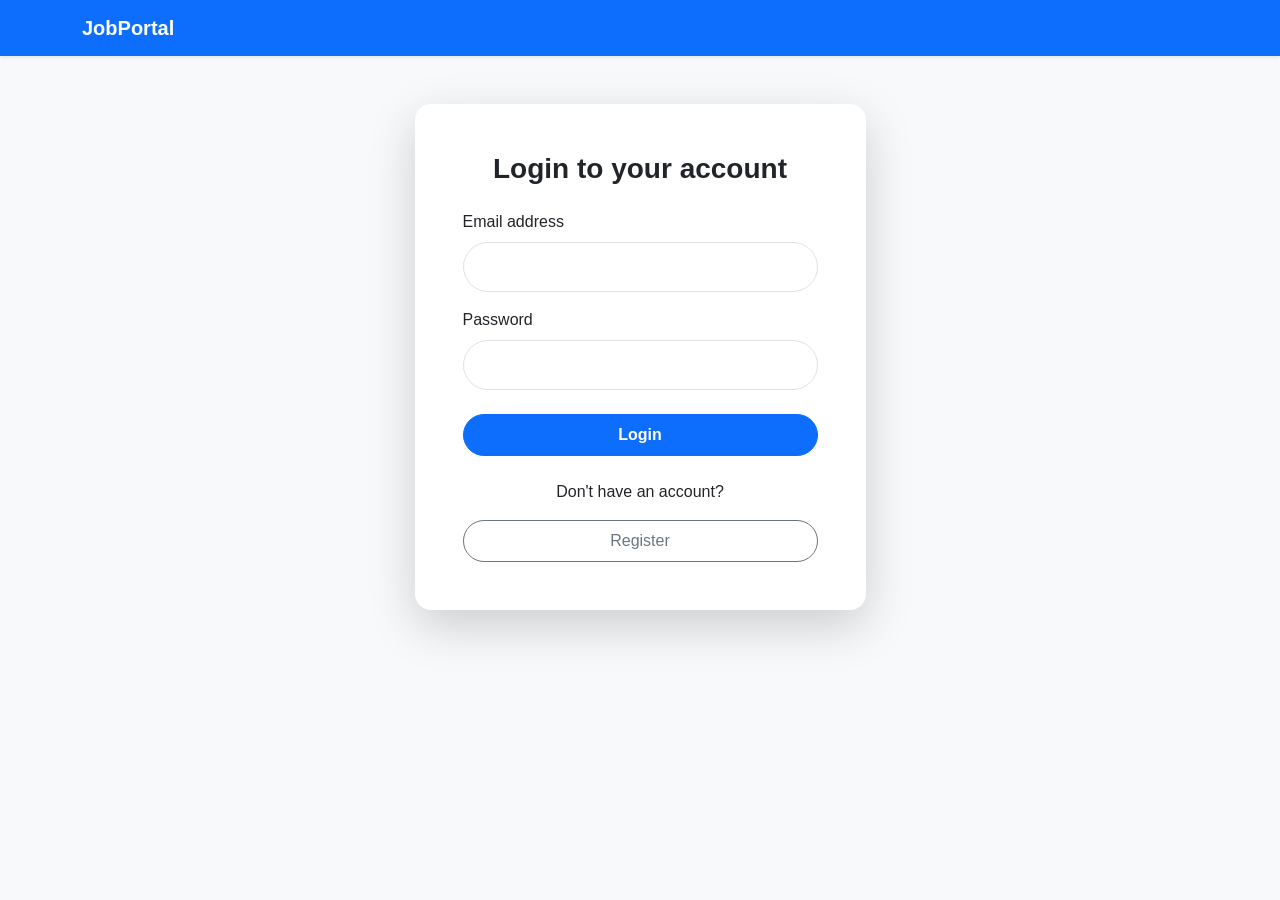
<file: bin/src/main/resources/static/seeker.html>
<!DOCTYPE html>
<html lang="en">
<head>
    <meta charset="UTF-8">
    <meta name="viewport" content="width=device-width, initial-scale=1.0">
    <title>Seeker Dashboard - Online Job Portal</title>
    <!-- Bootstrap CSS -->
    <link href="https://cdn.jsdelivr.net/npm/bootstrap@5.3.0/dist/css/bootstrap.min.css" rel="stylesheet">
    <link href="css/styles.css" rel="stylesheet">
</head>
<body class="bg-light">
    
    <nav class="navbar navbar-expand-lg navbar-dark bg-primary shadow-sm">
        <div class="container">
            <a class="navbar-brand fw-bold" href="#">JobPortal</a>
            <button class="navbar-toggler" type="button" data-bs-toggle="collapse" data-bs-target="#navbarNav">
                <span class="navbar-toggler-icon"></span>
            </button>
            <div class="collapse navbar-collapse" id="navbarNav">
                <ul class="navbar-nav ms-auto">
                    <li class="nav-item">
                        <span class="nav-link text-white" id="userGreeting"></span>
                    </li>
                    <li class="nav-item">
                        <a class="nav-link" href="#" onclick="logout()">Logout</a>
                    </li>
                </ul>
            </div>
        </div>
    </nav>

    <div class="container mt-5">
        <div class="row">
            <div class="col-md-8">
                <h2 class="fw-bold mb-4">Available Jobs</h2>
                <div id="jobsList" class="row g-4">
                    <!-- Jobs will be populated here by JS -->
                </div>
            </div>
            <div class="col-md-4">
                <div class="card shadow-sm border-0 rounded-4">
                    <div class="card-body">
                        <h4 class="fw-bold mb-3">My Applications</h4>
                        <div id="applicationsList">
                            <!-- Applications will be populated here -->
                        </div>
                    </div>
                </div>
            </div>
        </div>
    </div>

    <!-- Scripts -->
    <script src="https://cdn.jsdelivr.net/npm/bootstrap@5.3.0/dist/js/bootstrap.bundle.min.js"></script>
    <script src="js/app.js"></script>
    <script>
        document.addEventListener('DOMContentLoaded', () => {
            initSeekerDashboard();
        });
    </script>
</body>
</html>
</file>
<file: src/main/resources/static/css/styles.css>
@import url('https://fonts.googleapis.com/css2?family=Inter:wght@300;400;500;600;700&family=Outfit:wght@400;500;600;700;800&display=swap');

/* --- Font Awesome for Icons --- */
@import url('https://cdnjs.cloudflare.com/ajax/libs/font-awesome/6.4.0/css/all.min.css');

:root {
    /* Brand Colors */
    --primary: #4F46E5;
    --primary-light: #818CF8;
    --primary-dark: #3730A3;
    --secondary: #EC4899;
    --secondary-light: #F472B6;
    --accent: #10B981;
    --accent-light: #34D399;
    --warning: #F59E0B;
    
    /* Backgrounds */
    --bg-main: #F3F6F9;
    --bg-white: #FFFFFF;
    --bg-card: #FFFFFF;
    
    /* Text */
    --text-dark: #111827;
    --text-main: #374151;
    --text-muted: #6B7280;
    --text-light: #9CA3AF;
    
    /* Sidebars */
    --sidebar-dark: #1E1B4B;
    --sidebar-dark-active: #312E81;
    --sidebar-dark-text: #C7D2FE;
    --sidebar-light: #FFFFFF;
    --sidebar-light-active: #EEF2FF;
    --sidebar-light-text: #4B5563;
    
    /* Borders & Shadows */
    --border-soft: #E5E7EB;
    --border-medium: #D1D5DB;
    --shadow-xs: 0 1px 2px 0 rgba(0, 0, 0, 0.05);
    --shadow-sm: 0 1px 3px 0 rgba(0, 0, 0, 0.1), 0 1px 2px 0 rgba(0, 0, 0, 0.06);
    --shadow-md: 0 4px 6px -1px rgba(0, 0, 0, 0.1), 0 2px 4px -1px rgba(0, 0, 0, 0.06);
    --shadow-lg: 0 10px 15px -3px rgba(0, 0, 0, 0.1), 0 4px 6px -2px rgba(0, 0, 0, 0.05);
    --shadow-hover: 0 20px 25px -5px rgba(0, 0, 0, 0.1), 0 10px 10px -5px rgba(0, 0, 0, 0.04);
    
    /* Radius */
    --radius-sm: 6px;
    --radius-md: 12px;
    --radius-lg: 20px;
    --radius-xl: 30px;
    --radius-pill: 9999px;
}

body {
    font-family: 'Inter', sans-serif;
    background-color: var(--bg-main);
    color: var(--text-main);
    margin: 0;
    overflow-x: hidden;
}

h1, h2, h3, h4, h5, h6, .brand-font {
    font-family: 'Outfit', sans-serif;
    font-weight: 700;
    color: var(--text-dark);
}

/* --- Layouts --- */
.app-layout {
    display: flex;
    min-height: 100vh;
}

.sidebar {
    width: 260px;
    height: 100vh;
    position: fixed;
    top: 0;
    left: 0;
    padding: 1.5rem;
    display: flex;
    flex-direction: column;
    z-index: 1000;
    transition: all 0.3s ease;
}

.main-content {
    flex: 1;
    margin-left: 260px;
    padding: 2rem 3rem;
    background-color: var(--bg-main);
    min-height: 100vh;
}

/* Sidebar Themes */
.sidebar-light {
    background: var(--sidebar-light);
    border-right: 1px solid var(--border-soft);
}
.sidebar-dark {
    background: var(--sidebar-dark);
    color: var(--sidebar-dark-text);
}

/* Sidebar Branding */
.sidebar .brand {
    font-size: 1.5rem;
    font-weight: 800;
    display: flex;
    align-items: center;
    gap: 0.75rem;
    margin-bottom: 2.5rem;
    text-decoration: none;
}
.sidebar-light .brand { color: var(--primary); }
.sidebar-dark .brand { color: white; }
.brand-icon {
    width: 36px;
    height: 36px;
    background: linear-gradient(135deg, var(--primary), var(--secondary));
    border-radius: 10px;
    display: flex;
    align-items: center;
    justify-content: center;
    color: white;
    font-size: 1.25rem;
}

/* Sidebar Nav */
.sidebar-nav {
    list-style: none;
    padding: 0;
    margin: 0;
    display: flex;
    flex-direction: column;
    gap: 0.5rem;
}
.sidebar-nav li a {
    display: flex;
    align-items: center;
    gap: 1rem;
    padding: 0.875rem 1.25rem;
    border-radius: var(--radius-md);
    text-decoration: none;
    font-weight: 500;
    font-size: 0.95rem;
    transition: all 0.2s ease;
}

.sidebar-light .sidebar-nav li a { color: var(--sidebar-light-text); }
.sidebar-light .sidebar-nav li a:hover, 
.sidebar-light .sidebar-nav li a.active {
    background: var(--sidebar-light-active);
    color: var(--primary);
    font-weight: 600;
}

.sidebar-dark .sidebar-nav li a { color: var(--sidebar-dark-text); }
.sidebar-dark .sidebar-nav li a:hover, 
.sidebar-dark .sidebar-nav li a.active {
    background: var(--sidebar-dark-active);
    color: white;
    font-weight: 600;
}

.sidebar-bottom {
    margin-top: auto;
    padding-top: 1rem;
    border-top: 1px solid rgba(255,255,255,0.1);
}
.sidebar-light .sidebar-bottom { border-color: var(--border-soft); }

/* --- Topbar --- */
.topbar {
    display: flex;
    justify-content: space-between;
    align-items: center;
    margin-bottom: 2rem;
}
.topbar-search {
    position: relative;
    width: 350px;
}
.topbar-search input {
    width: 100%;
    padding: 0.75rem 1rem 0.75rem 2.5rem;
    border-radius: var(--radius-pill);
    border: 1px solid var(--border-soft);
    background: var(--bg-white);
    box-shadow: var(--shadow-sm);
    transition: all 0.3s ease;
}
.topbar-search input:focus {
    outline: none;
    border-color: var(--primary);
    box-shadow: 0 0 0 3px rgba(79, 70, 229, 0.1);
}
.topbar-search i {
    position: absolute;
    left: 1rem;
    top: 50%;
    transform: translateY(-50%);
    color: var(--text-muted);
}
.user-profile-badge {
    display: flex;
    align-items: center;
    gap: 1rem;
    background: var(--bg-white);
    padding: 0.5rem 1rem 0.5rem 0.5rem;
    border-radius: var(--radius-pill);
    border: 1px solid var(--border-soft);
    box-shadow: var(--shadow-sm);
}
.avatar {
    width: 40px;
    height: 40px;
    border-radius: 50%;
    background: linear-gradient(135deg, var(--secondary), var(--primary));
    display: flex;
    align-items: center;
    justify-content: center;
    color: white;
    font-weight: 700;
}

/* --- Metric Cards --- */
.metric-row {
    display: grid;
    grid-template-columns: repeat(auto-fit, minmax(220px, 1fr));
    gap: 1.5rem;
    margin-bottom: 2rem;
}
.metric-card {
    background: var(--bg-white);
    border-radius: var(--radius-lg);
    padding: 1.5rem;
    display: flex;
    align-items: center;
    gap: 1.25rem;
    border: 1px solid var(--border-soft);
    box-shadow: var(--shadow-sm);
    transition: transform 0.3s, box-shadow 0.3s;
}
.metric-card:hover {
    transform: translateY(-5px);
    box-shadow: var(--shadow-md);
}
.metric-icon {
    width: 54px;
    height: 54px;
    border-radius: 50%;
    display: flex;
    align-items: center;
    justify-content: center;
    font-size: 1.5rem;
}
.metric-icon.blue { background: #E0E7FF; color: var(--primary); }
.metric-icon.orange { background: #FFEDD5; color: var(--warning); }
.metric-icon.green { background: #D1FAE5; color: var(--accent); }
.metric-icon.pink { background: #FCE7F3; color: var(--secondary); }

.metric-info h5 { margin: 0; font-size: 0.875rem; color: var(--text-muted); font-weight: 500; font-family: 'Inter', sans-serif; }
.metric-info h3 { margin: 0; font-size: 1.75rem; color: var(--text-dark); font-weight: 700; margin-top: 0.25rem; }

/* --- Cards & Containers --- */
.card-modern {
    background: var(--bg-white);
    border-radius: var(--radius-lg);
    border: 1px solid var(--border-soft);
    box-shadow: var(--shadow-sm);
    padding: 1.5rem;
    margin-bottom: 1.5rem;
}
.card-header-modern {
    display: flex;
    justify-content: space-between;
    align-items: center;
    margin-bottom: 1.5rem;
}
.card-title-modern {
    font-size: 1.25rem;
    margin: 0;
}

/* --- Job Cards (Seeker View) --- */
.job-grid {
    display: grid;
    grid-template-columns: repeat(auto-fill, minmax(300px, 1fr));
    gap: 1.5rem;
}
.job-card {
    background: var(--bg-white);
    border-radius: var(--radius-lg);
    border: 1px solid var(--border-soft);
    padding: 1.5rem;
    display: flex;
    flex-direction: column;
    transition: all 0.3s ease;
    height: 100%;
}
.job-card:hover {
    box-shadow: var(--shadow-hover);
    transform: translateY(-4px);
    border-color: var(--primary-light);
}
.job-company-logo {
    width: 50px;
    height: 50px;
    border-radius: var(--radius-md);
    background: var(--bg-main);
    display: flex;
    align-items: center;
    justify-content: center;
    font-size: 1.5rem;
    color: var(--primary);
    margin-bottom: 1rem;
}
.job-card .job-title {
    font-size: 1.15rem;
    margin-bottom: 0.25rem;
    color: var(--text-dark);
}
.job-card .company-name {
    font-size: 0.875rem;
    color: var(--text-muted);
    margin-bottom: 1rem;
}
.job-card .job-desc {
    font-size: 0.9rem;
    color: var(--text-main);
    margin-bottom: 1.5rem;
    flex: 1;
}
.job-card-footer {
    display: flex;
    justify-content: space-between;
    align-items: center;
    margin-top: auto;
    padding-top: 1rem;
    border-top: 1px solid var(--border-soft);
}

/* --- Modern Table (ATS) --- */
.table-responsive-custom {
    overflow-x: auto;
}
.table-modern {
    width: 100%;
    border-collapse: separate;
    border-spacing: 0 0.75rem;
}
.table-modern th {
    font-weight: 600;
    color: var(--text-muted);
    font-size: 0.875rem;
    text-transform: uppercase;
    letter-spacing: 0.05em;
    padding: 0 1.25rem 0.5rem;
    border: none;
    text-align: left;
}
.table-modern td {
    background: var(--bg-white);
    padding: 1.25rem;
    vertical-align: middle;
    border-top: 1px solid var(--border-soft);
    border-bottom: 1px solid var(--border-soft);
}
.table-modern td:first-child {
    border-left: 1px solid var(--border-soft);
    border-top-left-radius: var(--radius-md);
    border-bottom-left-radius: var(--radius-md);
}
.table-modern td:last-child {
    border-right: 1px solid var(--border-soft);
    border-top-right-radius: var(--radius-md);
    border-bottom-right-radius: var(--radius-md);
}
.table-modern tr {
    transition: all 0.2s ease;
    box-shadow: var(--shadow-sm);
}
.table-modern tr:hover {
    transform: scale(1.005);
    box-shadow: var(--shadow-md);
    position: relative;
    z-index: 10;
}
.candidate-name-cell {
    display: flex;
    align-items: center;
    gap: 1rem;
}

/* --- Badges --- */
.badge-modern {
    padding: 0.35rem 0.75rem;
    border-radius: var(--radius-pill);
    font-size: 0.75rem;
    font-weight: 600;
    display: inline-flex;
    align-items: center;
    gap: 0.25rem;
}
.badge-blue { background: #E0E7FF; color: #3730A3; }
.badge-green { background: #D1FAE5; color: #065F46; }
.badge-yellow { background: #FEF3C7; color: #92400E; }
.badge-red { background: #FEE2E2; color: #991B1B; }
.badge-purple { background: #F3E8FF; color: #6B21A8; }
.badge-gray { background: #F3F4F6; color: #374151; }

/* --- Buttons --- */
.btn-modern {
    padding: 0.6rem 1.5rem;
    border-radius: var(--radius-pill);
    font-weight: 600;
    transition: all 0.3s ease;
    border: none;
    font-family: 'Outfit', sans-serif;
    display: inline-flex;
    align-items: center;
    justify-content: center;
    gap: 0.5rem;
}
.btn-primary-custom {
    background: var(--primary);
    color: white;
    box-shadow: 0 4px 12px rgba(79, 70, 229, 0.25);
}
.btn-primary-custom:hover {
    background: var(--primary-dark);
    color: white;
    transform: translateY(-2px);
    box-shadow: 0 6px 16px rgba(79, 70, 229, 0.35);
}
.btn-outline-primary-custom {
    background: transparent;
    border: 2px solid var(--primary);
    color: var(--primary);
}
.btn-outline-primary-custom:hover {
    background: var(--primary);
    color: white;
}
.btn-resume {
    background: #E0E7FF;
    color: var(--primary);
    font-size: 0.85rem;
    padding: 0.4rem 1rem;
    border-radius: var(--radius-pill);
}
.btn-resume:hover {
    background: var(--primary);
    color: white;
}

/* --- Forms --- */
.form-control-modern {
    border-radius: var(--radius-md);
    border: 1px solid var(--border-medium);
    padding: 0.75rem 1.25rem;
    background: #F9FAFB;
    transition: all 0.2s ease;
}
.form-control-modern:focus {
    background: white;
    border-color: var(--primary-light);
    box-shadow: 0 0 0 4px rgba(79, 70, 229, 0.1);
    outline: none;
}
.form-label {
    font-weight: 500;
    color: var(--text-dark);
    margin-bottom: 0.5rem;
}

/* --- Upload Area --- */
.upload-area {
    border: 2px dashed var(--border-medium);
    border-radius: var(--radius-lg);
    padding: 2rem;
    text-align: center;
    background: #F9FAFB;
    transition: all 0.3s ease;
    cursor: pointer;
}
.upload-area:hover {
    border-color: var(--primary);
    background: #EEF2FF;
}
.upload-icon {
    font-size: 2.5rem;
    color: var(--primary-light);
    margin-bottom: 1rem;
}

/* --- Split Login Screen --- */
.split-screen {
    display: flex;
    min-height: 100vh;
}
.split-left {
    flex: 1.2;
    background: linear-gradient(135deg, var(--primary), var(--secondary));
    color: white;
    padding: 4rem;
    display: flex;
    flex-direction: column;
    justify-content: center;
    position: relative;
    overflow: hidden;
}
.split-left::after {
    content: '';
    position: absolute;
    width: 600px;
    height: 600px;
    background: rgba(255,255,255,0.1);
    border-radius: 50%;
    top: -100px;
    right: -200px;
}
.split-right {
    flex: 1;
    background: var(--bg-white);
    display: flex;
    align-items: center;
    justify-content: center;
    padding: 4rem;
}
.auth-form-container {
    width: 100%;
    max-width: 450px;
}

/* --- Progress Bar (Match Score) --- */
.score-container {
    width: 100%;
    background: var(--border-soft);
    border-radius: var(--radius-pill);
    height: 8px;
    margin-top: 0.5rem;
    overflow: hidden;
}
.score-bar {
    height: 100%;
    border-radius: var(--radius-pill);
}
.score-high { background: var(--accent); }
.score-med { background: var(--warning); }
.score-low { background: var(--secondary); }

/* Banner / Upgrade */
.upgrade-banner {
    background: linear-gradient(90deg, #F59E0B, #EC4899);
    border-radius: var(--radius-lg);
    padding: 1.5rem 2rem;
    color: white;
    display: flex;
    justify-content: space-between;
    align-items: center;
    margin-bottom: 2rem;
    box-shadow: 0 10px 20px rgba(236, 72, 153, 0.2);
}
.upgrade-text h4 { color: white; margin: 0; font-size: 1.25rem; }
.upgrade-text p { margin: 0; opacity: 0.9; font-size: 0.9rem; }

/* --- HSL Dark Theme --- */
body.theme-dark {
    --bg-main: #0B0F19;
    --bg-white: #111827;
    --bg-card: #1F2937;
    --text-dark: #F9FAFB;
    --text-main: #E5E7EB;
    --text-muted: #9CA3AF;
    --text-light: #6B7280;
    --border-soft: #374151;
    --border-medium: #4B5563;
    --sidebar-light: #111827;
    --sidebar-light-active: #1F2937;
    --sidebar-light-text: #E5E7EB;
}
body.theme-dark .card-modern,
body.theme-dark .topbar,
body.theme-dark .modal-content,
body.theme-dark .dropdown-menu {
    background-color: #1F2937 !important;
    border-color: #374151 !important;
}
body.theme-dark .form-control-modern,
body.theme-dark .upload-area,
body.theme-dark .bg-light {
    background-color: #111827 !important;
    border-color: #374151 !important;
    color: #E5E7EB !important;
}
body.theme-dark .form-control-modern:focus {
    background-color: #1F2937 !important;
}
body.theme-dark .text-dark {
    color: #F9FAFB !important;
}
body.theme-dark .btn-light {
    background-color: #374151 !important;
    border-color: #4B5563 !important;
    color: #E5E7EB !important;
}

/* --- Glassmorphism Theme --- */
body.theme-glass {
    --bg-main: linear-gradient(135deg, #EEF2F6 0%, #E0E7FF 100%);
    --bg-white: rgba(255, 255, 255, 0.45);
    --bg-card: rgba(255, 255, 255, 0.45);
    --border-soft: rgba(255, 255, 255, 0.4);
    --shadow-md: 0 8px 32px 0 rgba(31, 38, 135, 0.08);
}
body.theme-glass .card-modern,
body.theme-glass .topbar,
body.theme-glass .sidebar-light,
body.theme-glass .sidebar-dark,
body.theme-glass .modal-content {
    background: rgba(255, 255, 255, 0.45) !important;
    backdrop-filter: blur(12px) saturate(180%) !important;
    -webkit-backdrop-filter: blur(12px) saturate(180%) !important;
    border: 1px solid rgba(255, 255, 255, 0.4) !important;
    box-shadow: 0 8px 32px 0 rgba(31, 38, 135, 0.06) !important;
}
body.theme-glass .sidebar-dark .brand span {
    color: #1E1B4B !important;
}
body.theme-glass .sidebar-dark a {
    color: #4B5563 !important;
}
body.theme-glass .sidebar-dark a.active {
    background: rgba(255, 255, 255, 0.6) !important;
    color: #4F46E5 !important;
}

/* --- PRO Badges & Highlighting --- */
.pro-badge {
    background: linear-gradient(135deg, #F59E0B, #EC4899);
    color: white !important;
    font-weight: 800;
    font-size: 0.7rem;
    padding: 0.15rem 0.5rem;
    border-radius: var(--radius-pill);
    text-transform: uppercase;
    letter-spacing: 0.05em;
    box-shadow: 0 2px 6px rgba(245, 158, 11, 0.3);
    display: inline-flex;
    align-items: center;
    gap: 0.25rem;
    margin-left: 0.5rem;
}
.pro-badge i {
    font-size: 0.65rem;
}
.top-applicant-card {
    border: 2px solid #F59E0B !important;
    position: relative;
    box-shadow: 0 4px 20px rgba(245, 158, 11, 0.12) !important;
    animation: goldGlow 3s infinite alternate;
}
@keyframes goldGlow {
    0% { box-shadow: 0 4px 15px rgba(245, 158, 11, 0.1); }
    100% { box-shadow: 0 4px 25px rgba(245, 158, 11, 0.25); }
}
.top-applicant-card::before {
    content: '★ Top Applicant';
    position: absolute;
    top: -12px;
    right: 20px;
    background: linear-gradient(135deg, #F59E0B, #EC4899);
    color: white;
    font-size: 0.7rem;
    font-weight: 700;
    padding: 0.15rem 0.6rem;
    border-radius: var(--radius-pill);
    box-shadow: 0 2px 8px rgba(245, 158, 11, 0.3);
    z-index: 10;
}
</file>
<file: bin/src/main/resources/static/css/styles.css>
/* Custom Styles for Job Portal */

body {
    font-family: 'Inter', 'Segoe UI', Roboto, Helvetica, Arial, sans-serif;
    background-color: #f8f9fa;
}

.job-card {
    transition: transform 0.2s, box-shadow 0.2s;
}

.job-card:hover {
    transform: translateY(-5px);
    box-shadow: 0 10px 20px rgba(0,0,0,0.1) !important;
}

/* Rounded inputs */
.form-control, .form-select {
    border-radius: 0.5rem;
    padding: 0.75rem 1rem;
}

.btn {
    border-radius: 0.5rem;
    padding: 0.5rem 1.5rem;
}

/* Table styles */
.table th {
    font-weight: 600;
    color: #495057;
}

.table td {
    vertical-align: middle;
}
</file>
